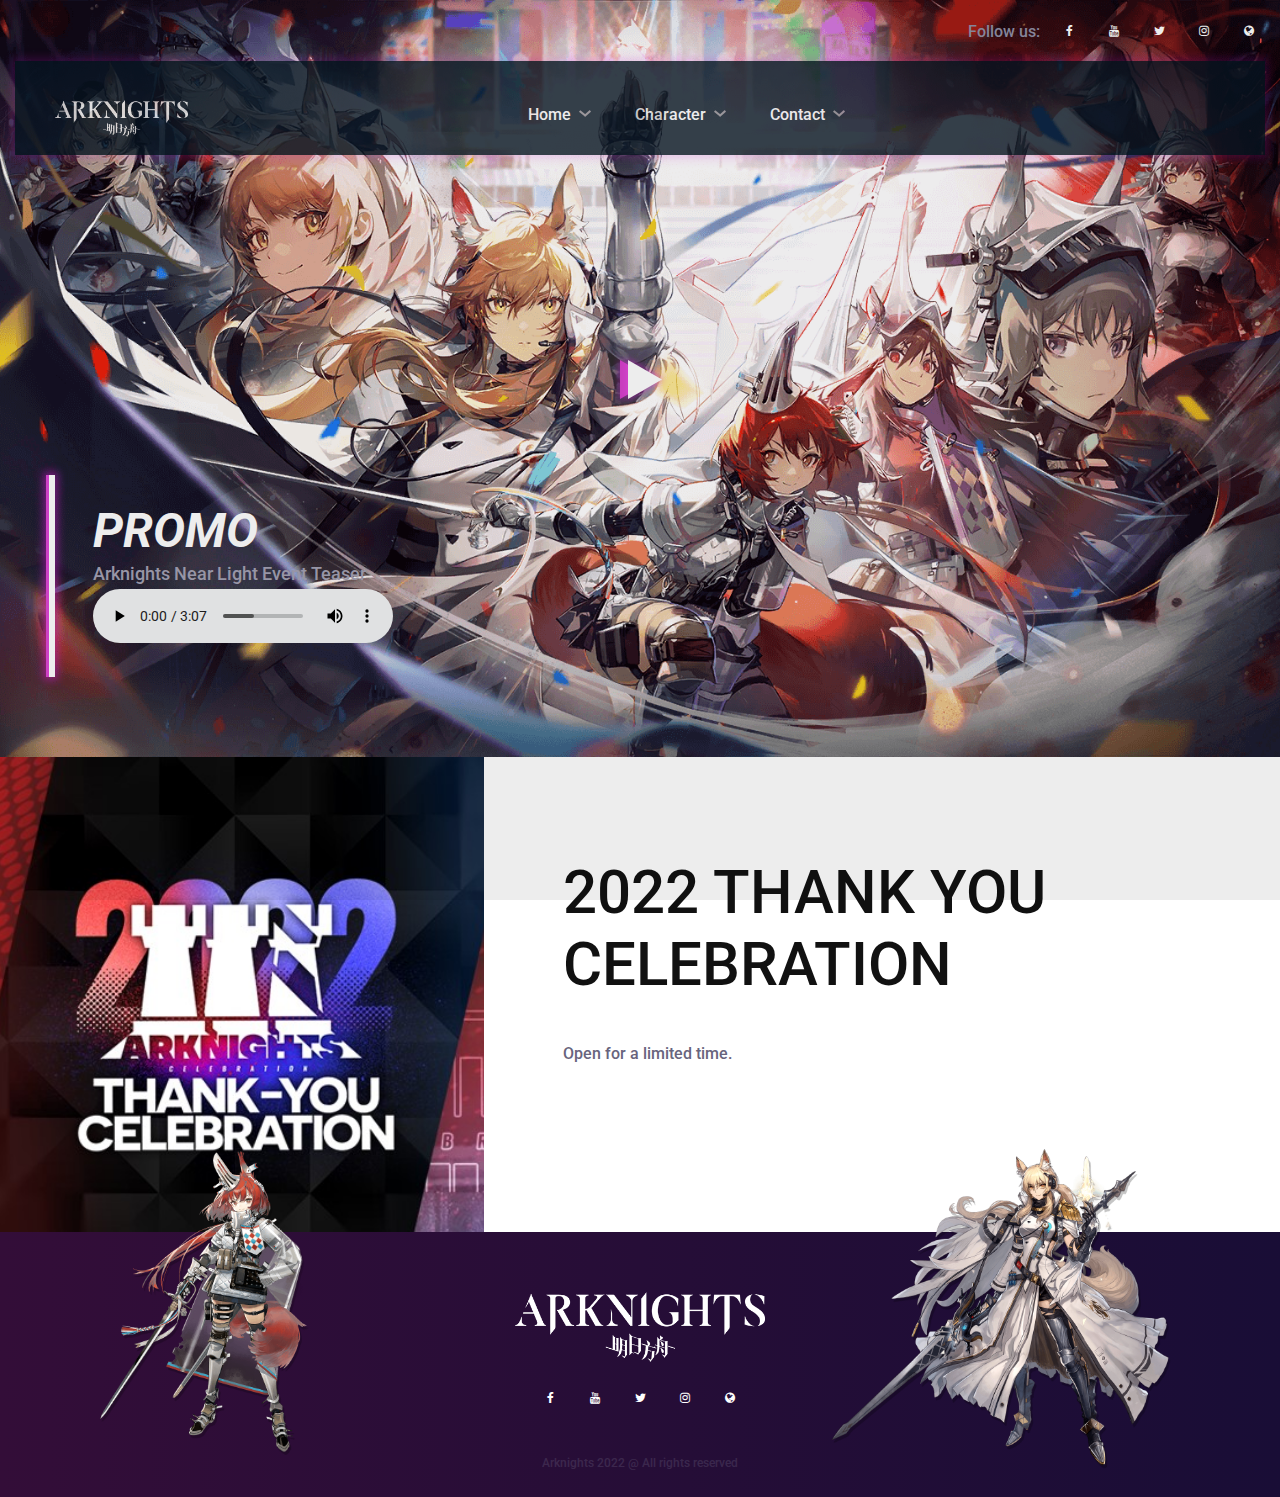
<file: index.html>
<!DOCTYPE html>
<html lang="zxx">
<head>
	<title>Arknights</title>
	<meta charset="UTF-8">
		<meta name="description" content="Arknights Website">
	<meta name="keywords" content="Arknights">
	<meta name="viewport" content="width=device-width, initial-scale=1.0">
	<!-- Favicon -->
	<link href="img/arknights-logo.png" rel="shortcut icon"/>

	<!-- test Font -->
	<link href="https://fonts.googleapis.com/css?family=Roboto:400,400i,500,500i,700,700i,900,900i" rel="stylesheet">


	<!-- Stylesheets -->
	<link rel="stylesheet" href="css/bootstrap.min.css"/>
	<link rel="stylesheet" href="css/font-awesome.min.css"/>
	<link rel="stylesheet" href="css/slicknav.min.css"/>
	<link rel="stylesheet" href="css/owl.carousel.min.css"/>
	<link rel="stylesheet" href="css/magnific-popup.css"/>
	<link rel="stylesheet" href="css/animate.css"/>

	<!-- Main Stylesheets -->
	<link rel="stylesheet" href="css/style.css"/>
</head>
<body>
	<!-- Page Preloder -->
	<div id="preloder">
		<div class="loader"></div>
	</div>

	<!-- Header section -->
	<header class="header-section">
		<div class="header-warp">
		<div class="header-social d-flex justify-content-end">
				<p>Follow us:</p>
					<a href="https://www.facebook.com/ArknightsGlobal"><i class="fa fa-facebook"></i></a>
					<a href="https://www.youtube.com/channel/UCR0J2NYGuC8epsa1O4DMmXQ"><i class="fa fa-youtube"></i></a>
					<a href="https://twitter.com/ArknightsEN"><i class="fa fa-twitter"></i></a>
					<a href="https://www.instagram.com/arknights_messenger_official"><i class="fa fa-instagram"></i></a>
					<a href="https://www.arknights.global/"><i class="fa fa-globe"></i></a>
			</div>
			<div class="header-bar-warp d-flex">
				<!-- site logo -->
				<a href="index.html" class="site-logo">
					<img src="./img/arknight.png" width="150" alt="">
				</a>
				<nav class="top-nav-area w-100">
					
					<!-- Menu -->
					<ul class="main-menu primary-menu">
						<li><a href="index.html">Home</a></li>
						<li><a href="character.html">Character</a></li>
						<li><a href="contact.html">Contact</a></li>
					</ul>
				</nav>
			</div>
		</div>
	</header>
	<!-- Header section end -->

	
	<!-- Intro section -->
	<section class="intro-video-section set-bg d-flex align-items-end " data-setbg="./img/arknights.jpg">
		<a href="https://www.youtube.com/watch?v=K47elku8YdI" class="video-play-btn video-popup"><img src="img/icons/solid-right-arrow.png" alt="#"></a>
		<div class="container">
			<div class="video-text">
				<h2>Promo </h2>
				<p>Arknights Near Light Event Teaser</p>
				<audio controls autoplay loop src="arknights.ogg"></audio>
			</div>
		</div>
	</section>
	<!-- Intro section end -->

<script>
	
</script>

	<!-- Featured section -->
	<section class="featured-section">
		<div class="featured-bg set-bg" data-setbg="img/Arknights-Near-Light-event.jpg"></div>
		<div class="featured-box">
			<div class="text-box">
				
				<h3>2022 THANK YOU CELEBRATION</h3>
				<p>Open for a limited time.</p>
				
			</div>
		</div>
	</section>
	<!-- Featured section end-->



	<!-- Footer section -->
	<footer class="footer-section">
		<div class="container">
			<div class="footer-left-pic">
				<img src="img/footer-left.png" height="350" alt="">
			</div>
			<div class="footer-right-pic">
				<img src="img/footer-right.png" height="350" alt="">
			</div>
			<a href="#" class="footer-logo">
				<img src="./img/arknight.png" width="250" alt="">
			</a>
		
			<div class="footer-social d-flex justify-content-center">
			
				<a href="https://www.facebook.com/ArknightsGlobal"><i class="fa fa-facebook"></i></a>
					<a href="https://www.youtube.com/channel/UCR0J2NYGuC8epsa1O4DMmXQ"><i class="fa fa-youtube"></i></a>
					<a href="https://twitter.com/ArknightsEN"><i class="fa fa-twitter"></i></a>
					<a href="https://www.instagram.com/arknights_messenger_official"><i class="fa fa-instagram"></i></a>
					<a href="https://www.arknights.global/"><i class="fa fa-globe"></i></a>
				
			</div>
			<div class="copyright"><a href="">Arknights</a> 2022 @ All rights reserved</div>
		</div>
	</footer>
	<!-- Footer section end -->


	<!--====== Javascripts & Jquery ======-->
	<script src="js/jquery-3.2.1.min.js"></script>
	<script src="js/bootstrap.min.js"></script>
	<script src="js/jquery.slicknav.min.js"></script>
	<script src="js/owl.carousel.min.js"></script>
	<script src="js/jquery.sticky-sidebar.min.js"></script>
	<script src="js/jquery.magnific-popup.min.js"></script>
	<script src="js/main.js"></script>

	</body>
</html>
</file>
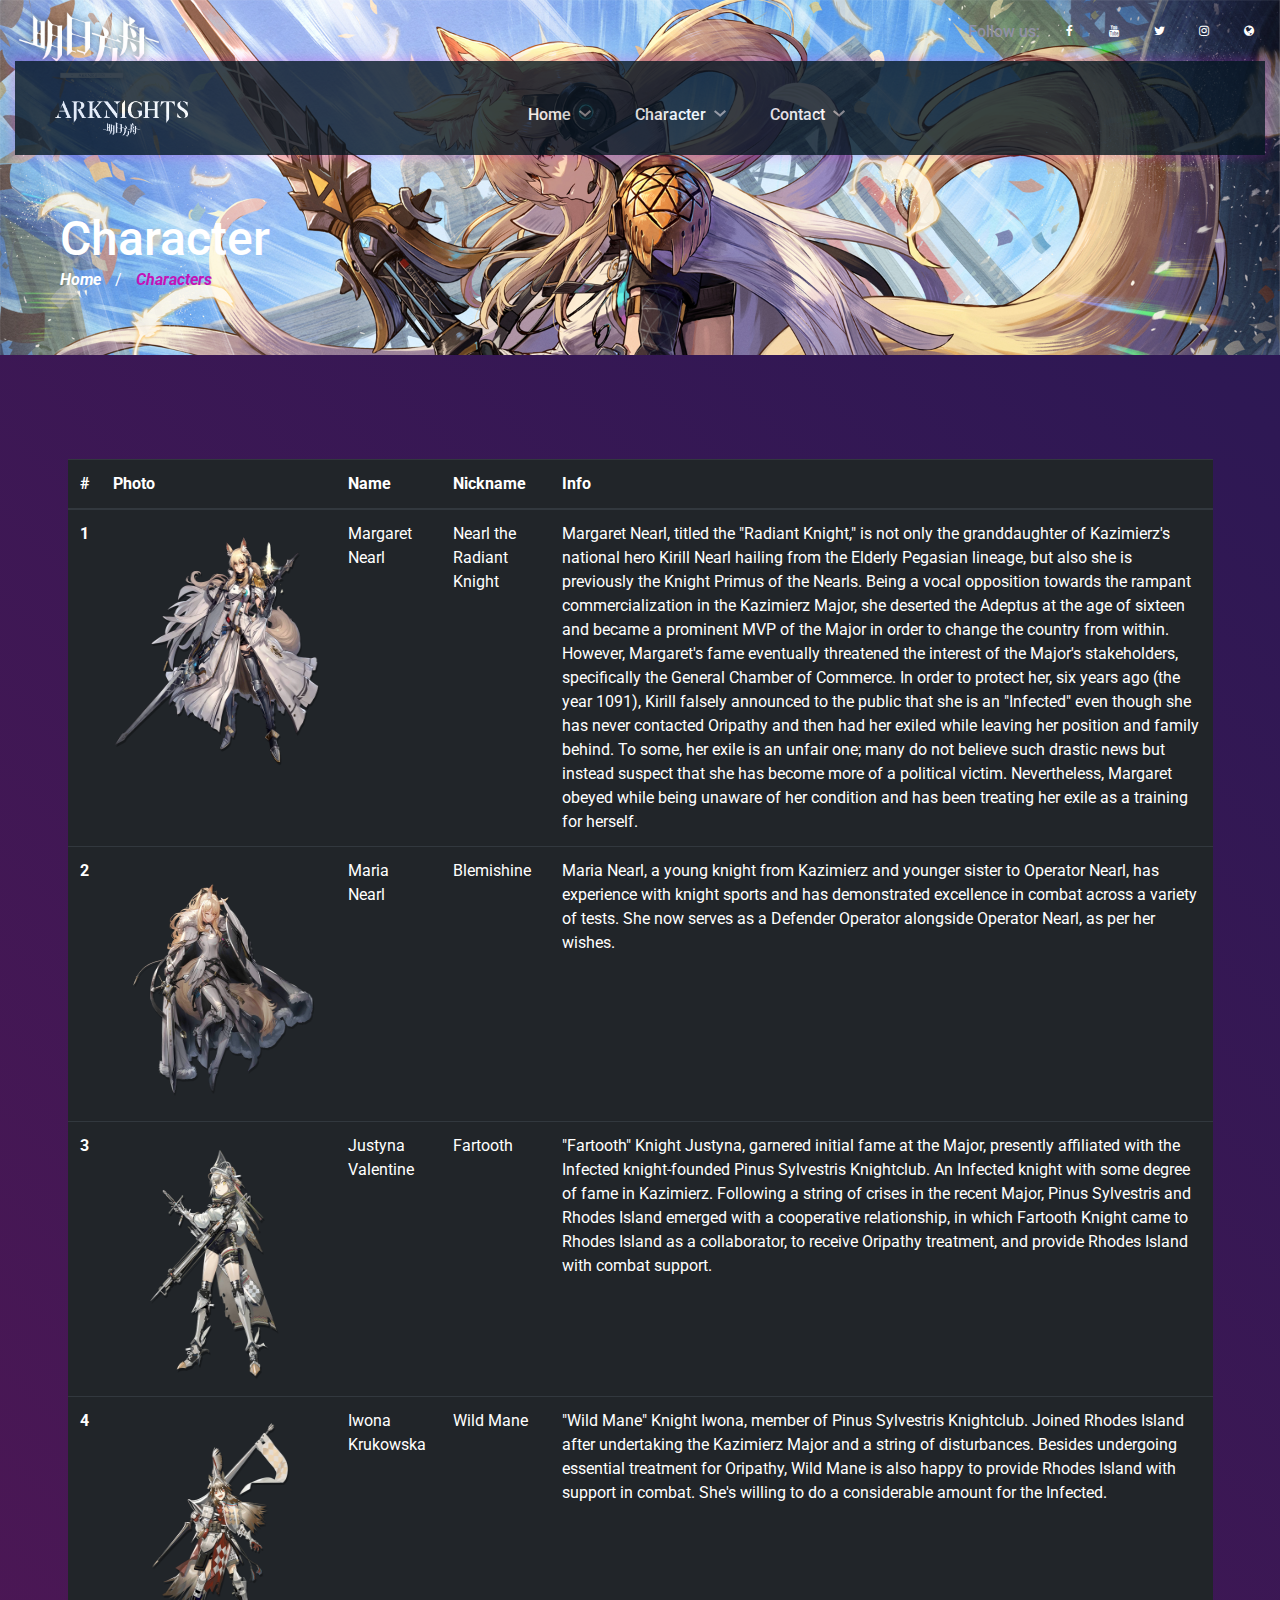
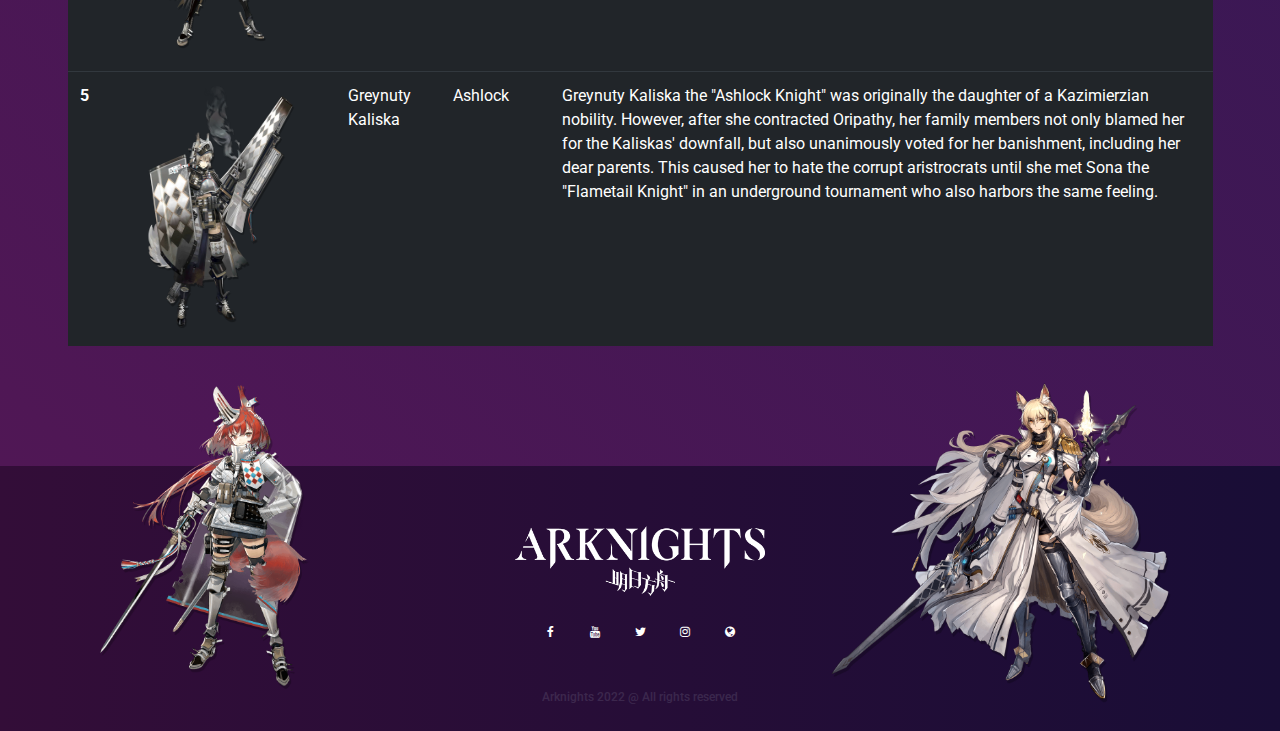
<file: character.html>
<!DOCTYPE html>
<html lang="zxx">
	<head>
		<title>Arknights</title>
		<meta charset="UTF-8">
		<meta name="viewport" content="width=device-width, initial-scale=1.0">
		<!-- Favicon -->
		<link href="img/arknights-logo.png" rel="shortcut icon"/>
		
		<!-- Google Font -->
		<link href="https://fonts.googleapis.com/css?family=Roboto:400,400i,500,500i,700,700i,900,900i" rel="stylesheet">
		
		
		<!-- Stylesheets -->
		<link rel="stylesheet" href="css/bootstrap.min.css"/>
		<link rel="stylesheet" href="css/font-awesome.min.css"/>
		<link rel="stylesheet" href="css/slicknav.min.css"/>
		<link rel="stylesheet" href="css/owl.carousel.min.css"/>
		<link rel="stylesheet" href="css/magnific-popup.css"/>
		<link rel="stylesheet" href="css/animate.css"/>
		
		<!-- Main Stylesheets -->
		<link rel="stylesheet" href="css/style.css"/>
	</head>
	<body>
		<!-- Page Preloder -->
		<div id="preloder">
			<div class="loader"></div>
		</div>
		
		<!-- Header section -->
		<header class="header-section">
			<div class="header-warp">
				<div class="header-social d-flex justify-content-end">
					<p>Follow us:</p>
						<a href="https://www.facebook.com/ArknightsGlobal"><i class="fa fa-facebook"></i></a>
					<a href="https://www.youtube.com/channel/UCR0J2NYGuC8epsa1O4DMmXQ"><i class="fa fa-youtube"></i></a>
					<a href="https://twitter.com/ArknightsEN"><i class="fa fa-twitter"></i></a>
					<a href="https://www.instagram.com/arknights_messenger_official"><i class="fa fa-instagram"></i></a>
					<a href="https://www.arknights.global/"><i class="fa fa-globe"></i></a>
				</div>
				<div class="header-bar-warp d-flex">
					<!-- site logo -->
					<a href="index.html" class="site-logo">
						<img src="./img/arknight.png" width="150" alt="">
					</a>
					<nav class="top-nav-area w-100">
						
						<!-- Menu -->
						<ul class="main-menu primary-menu">
							<li><a href="index.html">Home</a></li>
							<li><a href="character.html">Character</a></li>
							<li><a href="contact.html">Contact</a></li>
						</ul>
					</nav>
				</div>
			</div>
		</header>
		<!-- Header section end -->
		
		<audio autoplay loop src="arknights.ogg"></audio>
		<!-- Page top section -->
		<section class="page-top-section set-bg" data-setbg="img/page-top-bg/1.jpg">
			<div class="page-info">
				<h2>Character</h2>
				<div class="site-breadcrumb">
					<a href="index.html">Home</a>  /
					<span>Characters</span>
				</div>
			</div>
		</section>
		<!-- Page top end-->
		
		
		<!-- Character section -->
		<section class="review-section">
			
			
			<div class="container">
				
				<table class="table table-dark">
					<thead>
						<tr>
							<th scope="col">#</th>
							<th scope="col">Photo</th>
							<th scope="col">Name</th>
							<th scope="col">Nickname</th>
							<th scope="col">Info</th>
						</tr>
					</thead>
					<tbody>
						<tr>
							<th scope="row">1</th>
							<td><img src="img/character/1.jpg" width="2500" height="250"></td>
							<td>Margaret Nearl</td>
							<td>Nearl the Radiant Knight</td>
							<td>Margaret Nearl, titled the "Radiant Knight," is not only the granddaughter of Kazimierz's national hero Kirill Nearl hailing from the Elderly Pegasian lineage, but also she is previously the Knight Primus of the Nearls. Being a vocal opposition towards the rampant commercialization in the Kazimierz Major, she deserted the Adeptus at the age of sixteen and became a prominent MVP of the Major in order to change the country from within. However, Margaret's fame eventually threatened the interest of the Major's stakeholders, specifically the General Chamber of Commerce. In order to protect her, six years ago (the year 1091), Kirill falsely announced to the public that she is an "Infected" even though she has never contacted Oripathy and then had her exiled while leaving her position and family behind. To some, her exile is an unfair one; many do not believe such drastic news but instead suspect that she has become more of a political victim. Nevertheless, Margaret obeyed while being unaware of her condition and has been treating her exile as a training for herself.</td>
						</tr>
						<tr>
							<th scope="row">2</th>
							<td><img src="img/character/2.jpg" width="2500" height="250" ></td>
							<td>Maria Nearl</td>
							<td>Blemishine</td>
							<td> Maria Nearl, a young knight from Kazimierz and younger sister to Operator Nearl, has experience with knight sports and has demonstrated excellence in combat across a variety of tests. She now serves as a Defender Operator alongside Operator Nearl, as per her wishes.</td>
						</tr>
						<tr>
							<th scope="row">3</th>
							<td><img src="img/character/3.jpg" width="2500" height="250" ></td>
							<td>Justyna Valentine</td>
							<td>Fartooth</td>
							<td>"Fartooth" Knight Justyna, garnered initial fame at the Major, presently affiliated with the Infected knight-founded Pinus Sylvestris Knightclub. An Infected knight with some degree of fame in Kazimierz. Following a string of crises in the recent Major, Pinus Sylvestris and Rhodes Island emerged with a cooperative relationship, in which Fartooth Knight came to Rhodes Island as a collaborator, to receive Oripathy treatment, and provide Rhodes Island with combat support.</td>
						</tr>
						<tr>
							<th scope="row">4</th>
							<td><img src="img/character/4.png" width="2500" height="250" ></td>
							<td>Iwona Krukowska</td>
							<td>Wild Mane</td>
							<td>"Wild Mane" Knight Iwona, member of Pinus Sylvestris Knightclub. Joined Rhodes Island after undertaking the Kazimierz Major and a string of disturbances. Besides undergoing essential treatment for Oripathy, Wild Mane is also happy to provide Rhodes Island with support in combat. She's willing to do a considerable amount for the Infected.</td>
						</tr>
						<tr>
							<th scope="row">5</th>
							<td><img src="img/character/5.png" width="2500" height="250" ></td>
							<td>Greynuty Kaliska</td>
							<td>Ashlock</td>
							<td>Greynuty Kaliska the "Ashlock Knight" was originally the daughter of a Kazimierzian nobility. However, after she contracted Oripathy, her family members not only blamed her for the Kaliskas' downfall, but also unanimously voted for her banishment, including her dear parents. This caused her to hate the corrupt aristrocrats until she met Sona the "Flametail Knight" in an underground tournament who also harbors the same feeling.</td>
						</tr>
						</tbody>
					</table>
				
					
				</div>
			</section>
			<!-- Character section end-->
			
			
			<!-- Footer section -->
			<footer class="footer-section">
				<div class="container">
					<div class="footer-left-pic">
						<img src="img/footer-left.png" height="350" alt="">
					</div>
					<div class="footer-right-pic">
						<img src="img/footer-right.png" height="350" alt="">
					</div>
					<a href="#" class="footer-logo">
						<img src="./img/arknight.png" width="250" alt="">
					</a>
					
					<div class="footer-social d-flex justify-content-center">
						
						<a href="https://www.facebook.com/ArknightsGlobal"><i class="fa fa-facebook"></i></a>
					<a href="https://www.youtube.com/channel/UCR0J2NYGuC8epsa1O4DMmXQ"><i class="fa fa-youtube"></i></a>
					<a href="https://twitter.com/ArknightsEN"><i class="fa fa-twitter"></i></a>
					<a href="https://www.instagram.com/arknights_messenger_official"><i class="fa fa-instagram"></i></a>
					<a href="https://www.arknights.global/"><i class="fa fa-globe"></i></a>
					
					</div>
					<div class="copyright"><a href="">Arknights</a> 2022 @ All rights reserved</div>
			</div>
		</footer>
		<!-- Footer section end -->
		
		
		<!--====== Javascripts & Jquery ======-->
		<script src="js/jquery-3.2.1.min.js"></script>
		<script src="js/bootstrap.min.js"></script>
		<script src="js/jquery.slicknav.min.js"></script>
		<script src="js/owl.carousel.min.js"></script>
		<script src="js/jquery.sticky-sidebar.min.js"></script>
		<script src="js/jquery.magnific-popup.min.js"></script>
		<script src="js/main.js"></script>
		
	</body>
</html>
</file>
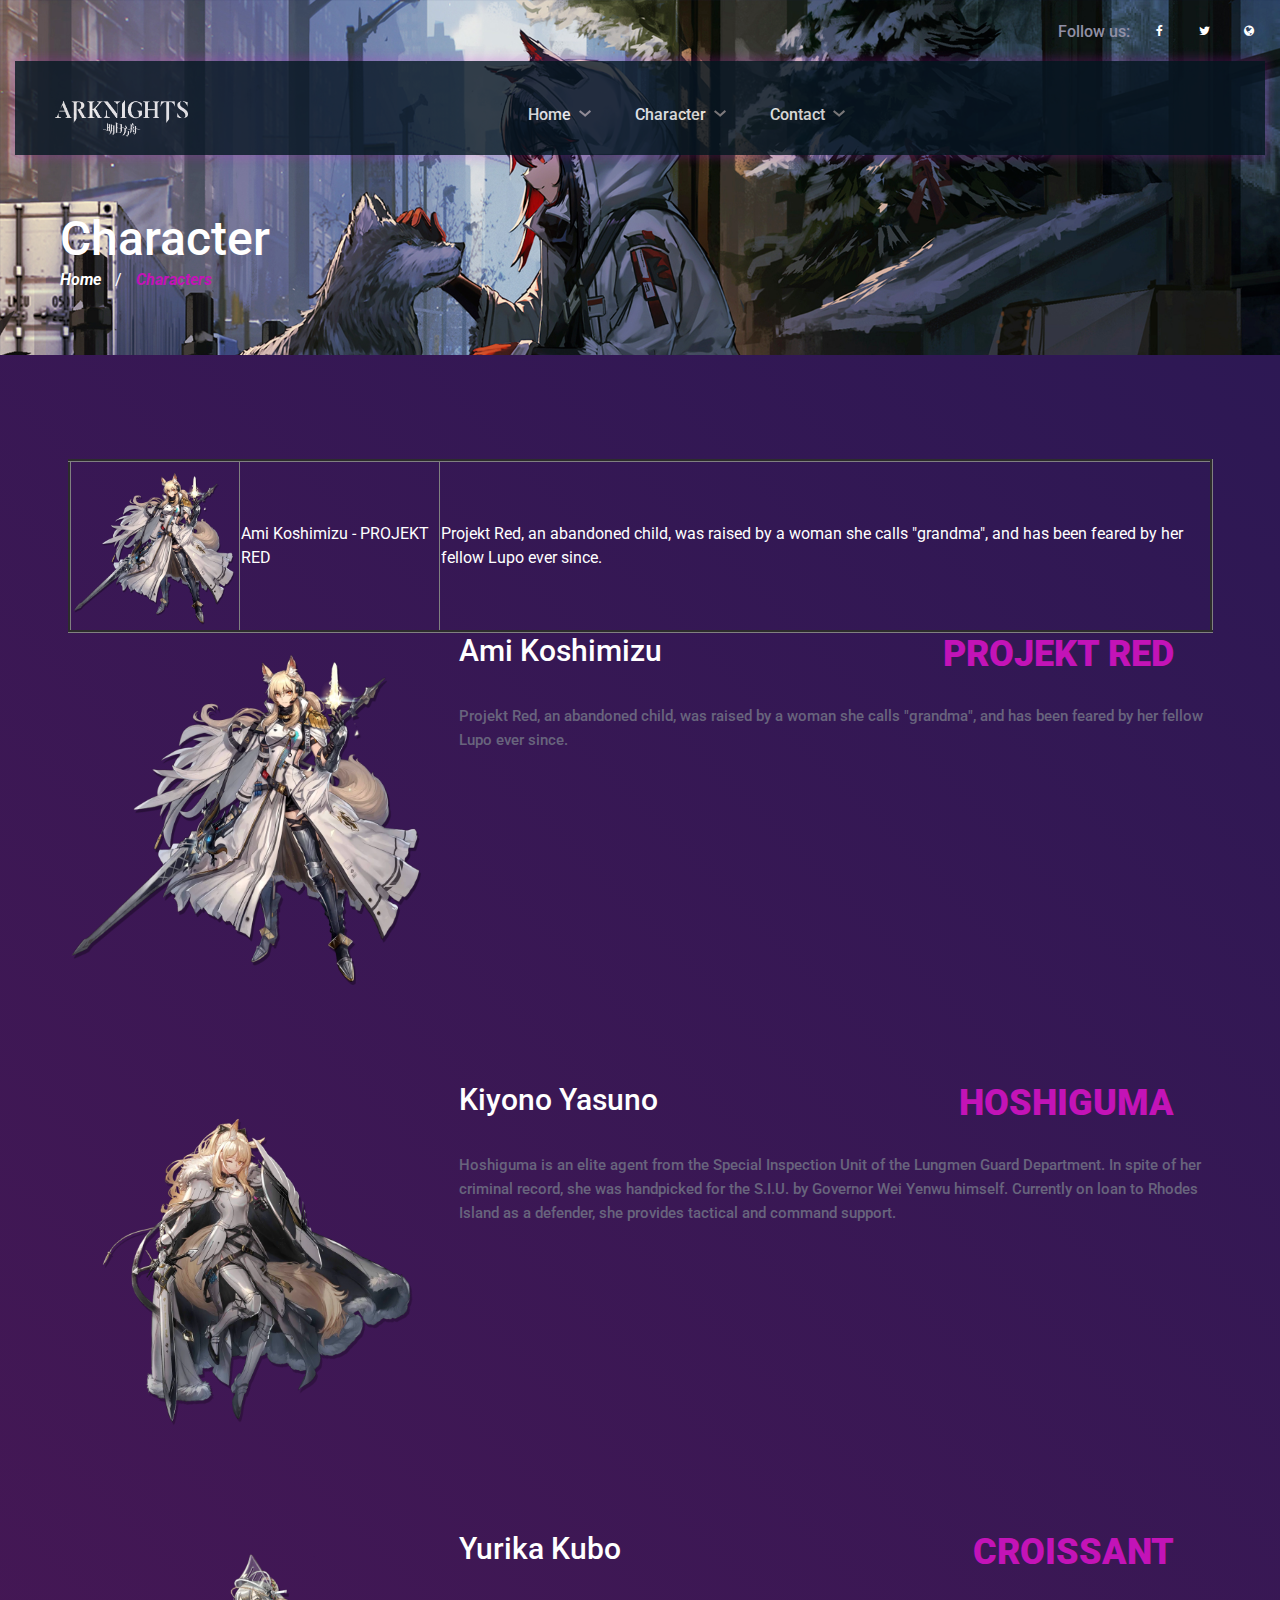
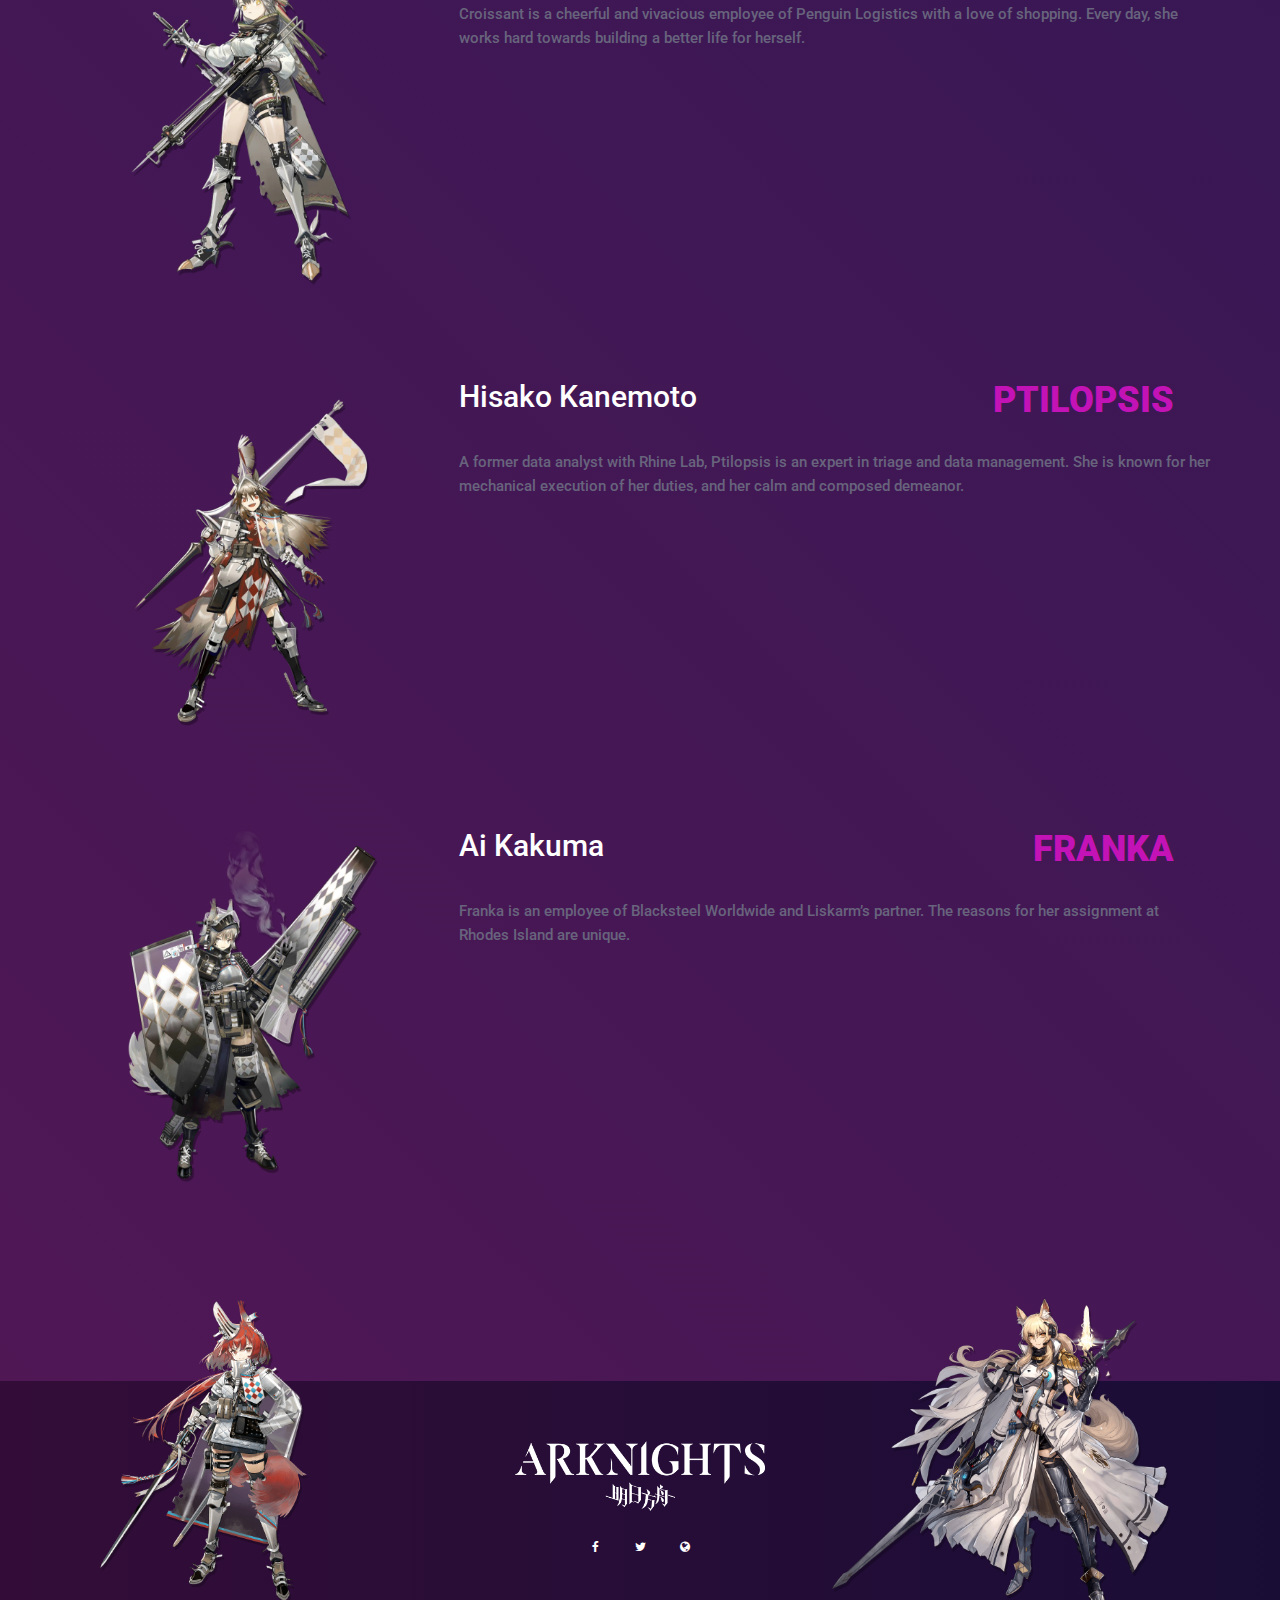
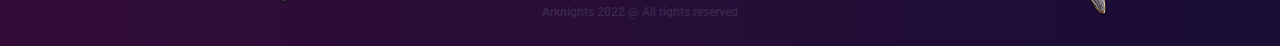
<file: character2.html>
<!DOCTYPE html>
<html lang="zxx">
<head>
	<title>Arknights</title>
	<meta charset="UTF-8">
	<meta name="viewport" content="width=device-width, initial-scale=1.0">
	<!-- Favicon -->
	<link href="img/arknights-logo.png" rel="shortcut icon"/>

	<!-- Google Font -->
	<link href="https://fonts.googleapis.com/css?family=Roboto:400,400i,500,500i,700,700i,900,900i" rel="stylesheet">


	<!-- Stylesheets -->
	<link rel="stylesheet" href="css/bootstrap.min.css"/>
	<link rel="stylesheet" href="css/font-awesome.min.css"/>
	<link rel="stylesheet" href="css/slicknav.min.css"/>
	<link rel="stylesheet" href="css/owl.carousel.min.css"/>
	<link rel="stylesheet" href="css/magnific-popup.css"/>
	<link rel="stylesheet" href="css/animate.css"/>

	<!-- Main Stylesheets -->
	<link rel="stylesheet" href="css/style.css"/>
</head>
<body>
	<!-- Page Preloder -->
	<div id="preloder">
		<div class="loader"></div>
	</div>

	<!-- Header section -->
	<header class="header-section">
		<div class="header-warp">
		<div class="header-social d-flex justify-content-end">
				<p>Follow us:</p>
				<a href="https://www.facebook.com/ArknightsGlobal"><i class="fa fa-facebook"></i></a>
				<a href="https://twitter.com/ArknightsEN"><i class="fa fa-twitter"></i></a>
				<a href="https://www.arknights.global/"><i class="fa fa-globe"></i></a>
			</div>
			<div class="header-bar-warp d-flex">
				<!-- site logo -->
				<a href="index.html" class="site-logo">
					<img src="./img/arknight.png" width="150" alt="">
				</a>
				<nav class="top-nav-area w-100">
					
					<!-- Menu -->
					<ul class="main-menu primary-menu">
						<li><a href="index.html">Home</a></li>
						<li><a href="character.html">Character</a></li>
						<li><a href="contact.html">Contact</a></li>
					</ul>
				</nav>
			</div>
		</div>
	</header>
	<!-- Header section end -->


	<!-- Page top section -->
	<section class="page-top-section set-bg" data-setbg="img/page-top-bg/1.png">
		<div class="page-info">
			<h2>Character</h2>
			<div class="site-breadcrumb">
				<a href="">Home</a>  /
				<span>Characters</span>
			</div>
		</div>
	</section>
	<!-- Page top end-->


	<!-- Review section -->
	<section class="review-section">
	
	
		<div class="container">
		
		
		<table border="3" style="color:white;">
		
		<td><img src="img/character/1.jpg" width="200" alt=""></td>
		<td>Ami Koshimizu - PROJEKT RED</td>
		<td>Projekt Red, an abandoned child, was raised by a woman she calls "grandma", and has been feared by her fellow Lupo ever since.</td>
		</table>
				<div class="review-item">
				<div class="row">
					<div class="col-lg-4">
						<div class="review-pic">
							<img src="img/character/1.jpg" alt="">
						</div>
					</div>
					<div class="col-lg-8">
						<div class="review-content text-box text-white">
							<div class="rating">
								<h5><span>PROJEKT RED</span></h5>
							</div>
							<h3>Ami Koshimizu</h3>
							<p> Projekt Red, an abandoned child, was raised by a woman she calls "grandma", and has been feared by her fellow Lupo ever since.</p>
						</div>
					</div>
				</div>
			</div>
			<div class="review-item">
				<div class="row">
					<div class="col-lg-4">
						<div class="review-pic">
							<img src="img/character/2.jpg" alt="">
						</div>
					</div>
					<div class="col-lg-8">
						<div class="review-content text-box text-white">
							<div class="rating">
								<h5><span>HOSHIGUMA</span></h5>
							</div>
							<h3>Kiyono Yasuno</h3>
							<p>Hoshiguma is an elite agent from the Special Inspection Unit of the Lungmen Guard Department. In spite of her criminal record, she was handpicked for the S.I.U. by Governor Wei Yenwu himself. Currently on loan to Rhodes Island as a defender, she provides tactical and command support.</p>
						</div>
					</div>
				</div>
			</div>
			<div class="review-item">
				<div class="row">
					<div class="col-lg-4">
						<div class="review-pic">
							<img src="img/character/3.jpg" alt="">
						</div>
					</div>
					<div class="col-lg-8">
						<div class="review-content text-box text-white">
							<div class="rating">
								<h5><span>CROISSANT</span></h5>
							</div>
							<h3>Yurika Kubo</h3>
							<p>Croissant is a cheerful and vivacious employee of Penguin Logistics with a love of shopping. Every day, she works hard towards building a better life for herself.</p>
						</div>
					</div>
				</div>
			</div>
			<div class="review-item">
				<div class="row">
					<div class="col-lg-4">
						<div class="review-pic">
							<img src="img/character/4.png" alt="">
						</div>
					</div>
					<div class="col-lg-8">
						<div class="review-content text-box text-white">
							<div class="rating">
								<h5><span>PTILOPSIS</span></h5>
							</div>
							<h3>Hisako Kanemoto</h3>
							<p>A former data analyst with Rhine Lab, Ptilopsis is an expert in triage and data management. She is known for her mechanical execution of her duties, and her calm and composed demeanor.</p>
						</div>
					</div>
				</div>
			</div>
			<div class="review-item">
				<div class="row">
					<div class="col-lg-4">
						<div class="review-pic">
							<img src="img/character/5.png" alt="">
						</div>
					</div>
					<div class="col-lg-8">
						<div class="review-content text-box text-white">
							<div class="rating">
								<h5><span>FRANKA</span></h5>
							</div>
							<h3>Ai Kakuma</h3>
							<p>Franka is an employee of Blacksteel Worldwide and Liskarm’s partner. The reasons for her assignment at Rhodes Island are unique.</p>
						</div>
					</div>
				</div>
			</div>
			
		</div>
	</section>
	<!-- Review section end-->


	


<!-- Footer section -->
	<footer class="footer-section">
		<div class="container">
			<div class="footer-left-pic">
				<img src="img/footer-left.png" height="350" alt="">
			</div>
			<div class="footer-right-pic">
				<img src="img/footer-right.png" height="350" alt="">
			</div>
			<a href="#" class="footer-logo">
				<img src="./img/arknight.png" width="250" alt="">
			</a>
		
			<div class="footer-social d-flex justify-content-center">
			
				<a href="https://www.facebook.com/ArknightsGlobal"><i class="fa fa-facebook"></i></a>
				<a href="https://twitter.com/ArknightsEN"><i class="fa fa-twitter"></i></a>
				<a href="https://www.arknights.global/"><i class="fa fa-globe"></i></a>
				
			</div>
			<div class="copyright"><a href="">Arknights</a> 2022 @ All rights reserved</div>
		</div>
	</footer>
	<!-- Footer section end -->


	<!--====== Javascripts & Jquery ======-->
	<script src="js/jquery-3.2.1.min.js"></script>
	<script src="js/bootstrap.min.js"></script>
	<script src="js/jquery.slicknav.min.js"></script>
	<script src="js/owl.carousel.min.js"></script>
	<script src="js/jquery.sticky-sidebar.min.js"></script>
	<script src="js/jquery.magnific-popup.min.js"></script>
	<script src="js/main.js"></script>

	</body>
</html>
</file>
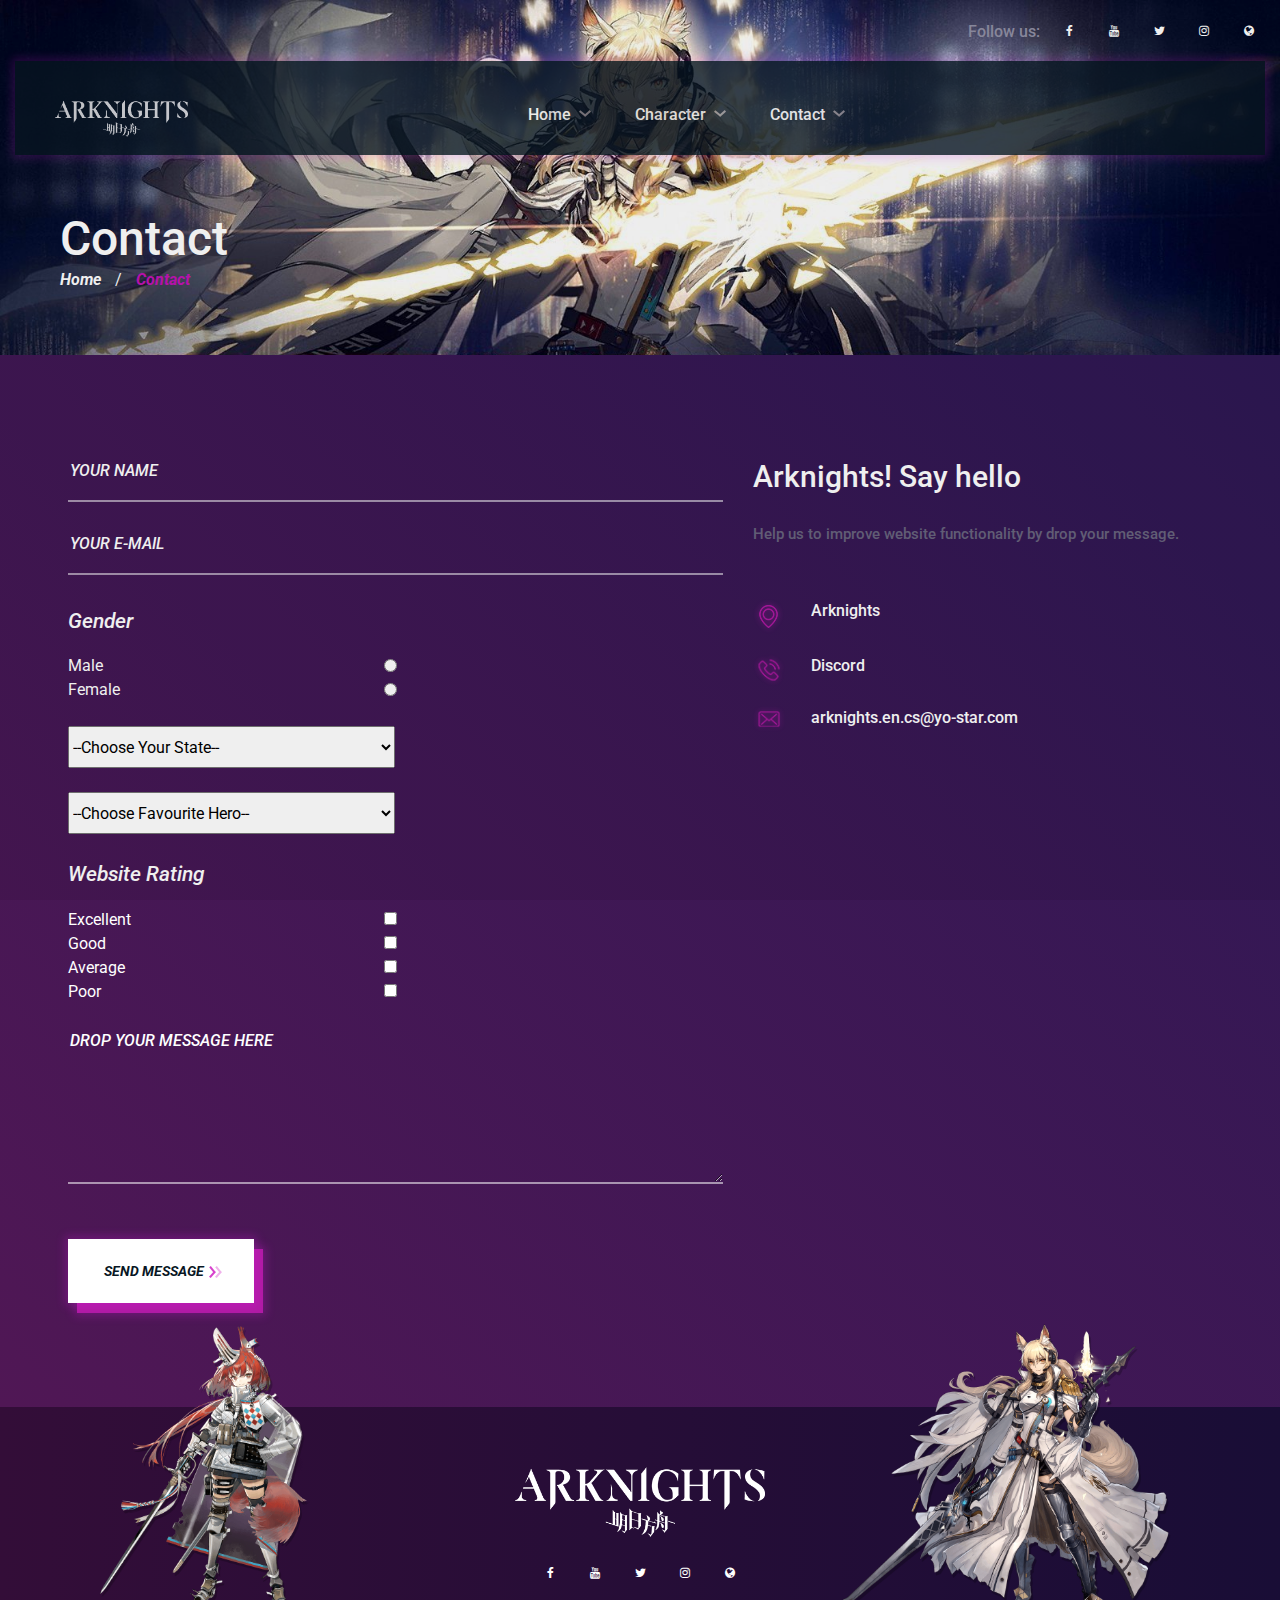
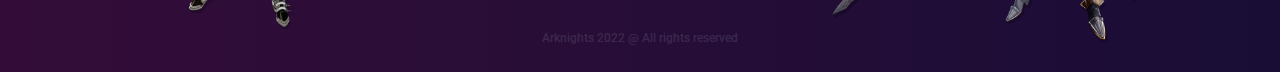
<file: contact.html>
<!DOCTYPE html>
<html lang="zxx">
	<head>
		<title>Arknights</title>
		<meta charset="UTF-8">
		<meta name="viewport" content="width=device-width, initial-scale=1.0">
		<!-- Favicon -->
		<link href="img/arknights-logo.png" rel="shortcut icon"/>
		
		<!-- Google Font -->
		<link href="https://fonts.googleapis.com/css?family=Roboto:400,400i,500,500i,700,700i,900,900i" rel="stylesheet">
		
		
		<!-- Stylesheets -->
		<link rel="stylesheet" href="css/bootstrap.min.css"/>
		<link rel="stylesheet" href="css/font-awesome.min.css"/>
		<link rel="stylesheet" href="css/slicknav.min.css"/>
		<link rel="stylesheet" href="css/owl.carousel.min.css"/>
		<link rel="stylesheet" href="css/magnific-popup.css"/>
		<link rel="stylesheet" href="css/animate.css"/>
		
		<!-- Main Stylesheets -->
		<link rel="stylesheet" href="css/style.css"/>
	</head>
	<body>
		<!-- Page Preloder -->
		<div id="preloder">
			<div class="loader"></div>
		</div>
		
		<!-- Header section -->
		<header class="header-section">
			<div class="header-warp">
				<div class="header-social d-flex justify-content-end">
					<p>Follow us:</p>
					<a href="https://www.facebook.com/ArknightsGlobal"><i class="fa fa-facebook"></i></a>
					<a href="https://www.youtube.com/channel/UCR0J2NYGuC8epsa1O4DMmXQ"><i class="fa fa-youtube"></i></a>
					<a href="https://twitter.com/ArknightsEN"><i class="fa fa-twitter"></i></a>
					<a href="https://www.instagram.com/arknights_messenger_official"><i class="fa fa-instagram"></i></a>
					<a href="https://www.arknights.global/"><i class="fa fa-globe"></i></a>
				</div>
				<div class="header-bar-warp d-flex">
					<!-- site logo -->
					<a href="index.html" class="site-logo">
						<img src="./img/arknight.png" width="150" alt="">
					</a>
					<nav class="top-nav-area w-100">
						
						<!-- Menu -->
						<ul class="main-menu primary-menu">
							<li><a href="index.html">Home</a></li>
							<li><a href="character.html">Character</a></li>
							<li><a href="contact.html">Contact</a></li>
						</ul>
					</nav>
				</div>
			</div>
		</header>
		<!-- Header section end -->
		<audio autoplay loop src="arknights.ogg"></audio>
		
		<!-- Page top section -->
		<section class="page-top-section set-bg" data-setbg="img/page-top-bg/2.jpg">
			<div class="page-info">
				<h2>Contact</h2>
				<div class="site-breadcrumb">
					<a href="index.html">Home</a>  /
					<span>Contact</span>
				</div>
			</div>
		</section>
		<!-- Page top end-->
		
		
		<!-- Contact page -->
		<section class="contact-page">
			<div class="container">
				
				<div class="row">
					<div class="col-lg-7 order-2 order-lg-1">
						<form class="contact-form">
							<input type="text" placeholder="Your name">
							<input type="email" placeholder="Your e-mail">
							<div>
								<p  style="color:white;font-size:130%;"><i>Gender</i></p>
								<input class="form-check-input" type="radio" name="gender" id="gender" value="Male">
								<label class="form-check-label" for="gender" style="color:white;">
									Male
								</label>
							</div>
							<div>
								<input class="form-check-input" type="radio" name="gender" id="gender" value="Female">
								<label class="form-check-label" for="gender" style="color:white;">
									Female
								</label>
							</div>
							<br>
							<style>
								select
								{
								width:  50%;
								height: 42px;
								}
							</style>
							<select >
								<option select readonly value="">--Choose Your State--</option>
								<option value="">Johor</option>
								<option value="">Kedah</option>
								<option value="">Kelantan</option>
								<option value="">Melaka</option>
								<option value="">Negeri Sembilan</option>
								<option value="">Pahang</option>
								<option value="">Penang</option>
								<option value="">Perak</option>
								<option value="">Perlis</option>
								<option value="">Sabah</option>
								<option value="">Sarawak</option>
								<option value="">Selangor</option>
								<option value="">Terengganu</option>
								<option value="">Kuala Lumpur</option>
								<option value="">Labuan</option>
								<option value="">Putrajaya</option>
							</select><br>
							<br>
							<select >
								<option select readonly value="">--Choose Favourite Hero--</option>
								<option value="">NEARL THE RADIANT KNIGHT</option>
								<option value="">BLEMISSHINE</option>
								<option value="">FARTOOTH</</option>
								<option value="">WILD MANE</option>
								<option value="">ASHLOCK</option>
							</select><br>
							<br>
							<div>
								<p  style="color:white;font-size:130%;"><i>Website Rating</i></p>
								<input class="form-check-input" type="checkbox" value="" id="website_rating" value="excellent">
								<label class="form-check-label" for="website_rating" style="color:white;">
									Excellent
								</label>
							</div>
						<div >
						<input class="form-check-input" type="checkbox" value="" id="website_rating" value="good">
						<label class="form-check-label" for="website_rating" style="color:white;">
						Good
						</label>
						</div>
						<div >
						<input class="form-check-input" type="checkbox" value="" id="website_rating" value="average">
						<label class="form-check-label" for="website_rating" style="color:white;">
						Average
						</label>
						</div>
						<div >
						<input class="form-check-input" type="checkbox" value="" id="website_rating" value="poor">
						<label class="form-check-label" for="website_rating" style="color:white;">
						Poor
						</label>
						</div>
						<br>
						
						<textarea placeholder="Drop your message here"></textarea>
						<button class="site-btn">Send message<img src="img/icons/double-arrow.png" alt="#"/></button>
						</form>
						</div>
						<div class="col-lg-5 order-1 order-lg-2 contact-text text-white">
						<h3>Arknights! Say hello</h3>
						<p>Help us to improve website functionality by drop your message.</p>
						<div class="cont-info">
						<div class="ci-icon"><img src="img/icons/location.png" alt=""></div>
						<div class="ci-text">Arknights</div>
						</div>
						<div class="cont-info">
						<div class="ci-icon"><img src="img/icons/phone.png" alt=""></div>
						<div class="ci-text"><a href="http://discord.gg/arknights">Discord</a></div>
						</div>
						<div class="cont-info">
						<div class="ci-icon"><img src="img/icons/mail.png" alt=""></div>
						<div class="ci-text">arknights.en.cs@yo-star.com</div>
						</div>
						</div>
						</div>
						</div>
						</section>
						<!-- Contact page end-->
						
						
						<!-- Footer section -->
						<footer class="footer-section">
						<div class="container">
						<div class="footer-left-pic">
						<img src="img/footer-left.png" height="350" alt="">
						</div>
						<div class="footer-right-pic">
						<img src="img/footer-right.png" height="350" alt="">
						</div>
						<a href="#" class="footer-logo">
						<img src="./img/arknight.png" width="250" alt="">
						</a>
						
						<div class="footer-social d-flex justify-content-center">
						
						<a href="https://www.facebook.com/ArknightsGlobal"><i class="fa fa-facebook"></i></a>
						<a href="https://www.youtube.com/channel/UCR0J2NYGuC8epsa1O4DMmXQ"><i class="fa fa-youtube"></i></a>
						<a href="https://twitter.com/ArknightsEN"><i class="fa fa-twitter"></i></a>
						<a href="https://www.instagram.com/arknights_messenger_official"><i class="fa fa-instagram"></i></a>
						<a href="https://www.arknights.global/"><i class="fa fa-globe"></i></a>
						
						</div>
						<div class="copyright"><a href="">Arknights</a> 2022 @ All rights reserved</div>
						</div>
						</footer>
						<!-- Footer section end -->
						
						<!--====== Javascripts & Jquery ======-->
						<script src="js/jquery-3.2.1.min.js"></script>
						<script src="js/bootstrap.min.js"></script>
						<script src="js/jquery.slicknav.min.js"></script>
						<script src="js/owl.carousel.min.js"></script>
						<script src="js/jquery.sticky-sidebar.min.js"></script>
						<script src="js/jquery.magnific-popup.min.js"></script>
						<script src="js/main.js"></script>
						
						</body>
						</html>
</file>
<file: css/style.css>
/* =================================
------------------------------------
  EndGam - Gaming Magazine Template
  Version: 1.0
 ------------------------------------
 ====================================*/



/*----------------------------------------*/
/* Template default CSS
/*----------------------------------------*/

html,
body {
	height: 100%;
	font-family: 'Roboto', sans-serif;
	-webkit-font-smoothing: antialiased;
	font-smoothing: antialiased;
}

h1,
h2,
h3,
h4,
h5,
h6 {
	margin: 0;
	color: #111111;
	font-weight: 500;
}

h1 {
	font-size: 70px;
}

h2 {
	font-size: 36px;
}

h3 {
	font-size: 30px;
}

h4 {
	font-size: 24px;
}

h5 {
	font-size: 18px;
}

h6 {
	font-size: 16px;
}

p {
	font-size: 15px;
	color: #585858;
	line-height: 1.6;
	font-weight: 500;
}

img {
	max-width: 100%;
}

input:focus,
select:focus,
button:focus,
textarea:focus {
	outline: none;
}

a:hover,
a:focus {
	text-decoration: none;
	outline: none;
}

ul,
ol {
	padding: 0;
	margin: 0;
}

::-webkit-input-placeholder {
	color: #fff;
	font-style: italic;
	text-transform: uppercase;
}

:-ms-input-placeholder {
	color: #fff;
	font-style: italic;
	text-transform: uppercase;
}

::-ms-input-placeholder {
	color: #fff;
	font-style: italic;
	text-transform: uppercase;
}

::placeholder {
	color: #fff;
	font-style: italic;
	text-transform: uppercase;
}

/*---------------------
  Helper CSS
-----------------------*/

.section-title h2 {
	font-size: 30px;
	text-transform: uppercase;
	font-weight: 700;
	font-style: italic;
}

.set-bg {
	background-repeat: no-repeat;
	background-size: cover;
	background-position: top center;
}

.spad {
	padding-top: 105px;
	padding-bottom: 105px;
}

.text-white h1,
.text-white h2,
.text-white h3,
.text-white h4,
.text-white h5,
.text-white h6,
.text-white p,
.text-white span,
.text-white li,
.text-white a {
	color: #fff;
}

/*---------------------
  Commom elements
-----------------------*/

/* buttons */

.site-btn {
	display: inline-block;
	border: none;
	font-size: 14px;
	font-weight: 700;
	font-style: italic;
	min-width: 186px;
	padding: 24px 30px;
	border-radius: 0;
	text-transform: uppercase;
	color: #081624;
	line-height: normal;
	cursor: pointer;
	text-align: center;
	background: #fff;
	position: relative;
	z-index: 1;
}

.site-btn img {
	position: relative;
	left: 13px;
	width: auto !important;
	display: inline-block !important;
}

.site-btn:after,
.site-btn:before {
	position: absolute;
	content: "";
	width: 100%;
	height: 100%;
	left: 9px;
	top: 10px;
	background: #b01ba5;
	z-index: -2;
	-webkit-box-shadow: 0 0 9px 3px rgba(226, 30, 228, 0.24);
	box-shadow: 0 0 9px 3px rgba(226, 30, 228, 0.24);
}

.site-btn:before {
	left: 0;
	top: 0;
	background: #fff;
	z-index: -1;
}

.site-btn:hover {
	color: #081624;
}

/* Preloder */

#preloder {
	position: fixed;
	width: 100%;
	height: 100%;
	top: 0;
	left: 0;
	z-index: 999999;
	background: #000;
}

.loader {
	width: 40px;
	height: 40px;
	position: absolute;
	top: 50%;
	left: 50%;
	margin-top: -13px;
	margin-left: -13px;
	border-radius: 60px;
	animation: loader 0.8s linear infinite;
	-webkit-animation: loader 0.8s linear infinite;
}

@keyframes loader {
	0% {
		-webkit-transform: rotate(0deg);
		transform: rotate(0deg);
		border: 4px solid #f44336;
		border-left-color: transparent;
	}
	50% {
		-webkit-transform: rotate(180deg);
		transform: rotate(180deg);
		border: 4px solid #673ab7;
		border-left-color: transparent;
	}
	100% {
		-webkit-transform: rotate(360deg);
		transform: rotate(360deg);
		border: 4px solid #f44336;
		border-left-color: transparent;
	}
}

@-webkit-keyframes loader {
	0% {
		-webkit-transform: rotate(0deg);
		border: 4px solid #f44336;
		border-left-color: transparent;
	}
	50% {
		-webkit-transform: rotate(180deg);
		border: 4px solid #673ab7;
		border-left-color: transparent;
	}
	100% {
		-webkit-transform: rotate(360deg);
		border: 4px solid #f44336;
		border-left-color: transparent;
	}
}

/*------------------
  Header section
---------------------*/

.header-section {
	position: absolute;
	width: 100%;
	left: 0;
	top: 0;
	z-index: 99;
	padding: 15px 15px 0;
}

.header-warp {
	max-width: 1496px;
	margin: 0 auto;
}

.header-social p,
.footer-social p,
.geme-social-share p {
	display: inline-block;
	color: #9190a5;
	font-size: 16px;
	padding-top: 4px;
}

.header-social a,
.footer-social a,
.geme-social-share a {
	display: -ms-inline-flex;
	display: -webkit-inline-box;
	display: -ms-inline-flexbox;
	display: inline-flex;
	width: 32px;
	height: 32px;
	-webkit-box-align: center;
	-ms-flex-align: center;
	align-items: center;
	-webkit-box-pack: center;
	-ms-flex-pack: center;
	justify-content: center;
	border-radius: 50%;
	color: #fff;
	font-size: 12px;
	margin-left: 13px;
	-webkit-transition: all 0.3s;
	-o-transition: all 0.3s;
	transition: all 0.3s;
}

.header-social a:hover,
.footer-social a:hover,
.geme-social-share a:hover {
	background: #b01ba5;
}

.header-bar-warp {
	background: #081624;
	opacity: 0.8;
	padding: 39px 40px 0;
	-webkit-box-shadow: 0 0 9px 3px rgba(226, 30, 228, 0.24);
	box-shadow: 0 0 9px 3px rgba(226, 30, 228, 0.24);
}

.site-logo {
	float: left;
}

.user-panel {
	float: right;
	font-size: 16px;
	font-weight: 500;
	color: #fff;
	padding-top: 3px;
}

.user-panel a {
	color: #fff;
}

.user-panel a:hover {
	color: #b01ba5;
}

.main-menu {
	list-style: none;
	text-align: center;
	padding-top: 3px;
}

.main-menu li {
	display: inline-block;
	position: relative;
}

.main-menu li a {
	display: block;
	font-size: 16px;
	font-weight: 500;
	color: #fff;
	margin-right: 40px;
	padding-bottom: 28px;
	position: relative;
	padding-right: 20px;
}

.main-menu li a:after {
	position: absolute;
	content: "";
	width: 20px;
	height: 20px;
	right: 0;
	top: 1px;
	background-image: url("../img/icons/arrow-down.png");
	background-repeat: no-repeat;
	background-position: right center;
}

.main-menu li a i {
	color: #928d92;
	margin-left: 5px;
}

.main-menu li a:hover {
	color: #b01ba5;
}

.main-menu li a:hover:after {
	background-image: url("../img/icons/arrow-down-color.png");
}

.main-menu li a:hover i {
	color: #b01ba5;
}

.main-menu li:hover .sub-menu {
	visibility: visible;
	opacity: 1;
	margin-top: 0;
}

.main-menu li:hover>a {
	color: #b01ba5;
}

.main-menu li:hover>a:after {
	background-image: url("../img/icons/arrow-down-color.png");
}

.main-menu li .sub-menu {
	position: absolute;
	list-style: none;
	text-align: left;
	width: 220px;
	left: 0;
	top: 100%;
	padding: 20px 0;
	visibility: hidden;
	opacity: 0;
	margin-top: 50px;
	background: #fff;
	z-index: 99;
	-webkit-transition: all 0.4s;
	-o-transition: all 0.4s;
	transition: all 0.4s;
	-webkit-box-shadow: 2px 7px 20px rgba(0, 0, 0, 0.4);
	box-shadow: 2px 7px 20px rgba(0, 0, 0, 0.4);
}

.main-menu li .sub-menu li {
	display: block;
}

.main-menu li .sub-menu li a {
	display: block;
	color: #000;
	margin-right: 0;
	padding: 8px 30px;
}

.main-menu li .sub-menu li a:after {
	display: none;
}

.main-menu li .sub-menu li a:hover {
	color: #b01ba5;
}

.slicknav_menu {
	display: none;
}

/*------------------
  Hero section
---------------------*/

.hero-slider .owl-dots {
	display: -ms-flex;
	display: -webkit-box;
	display: -ms-flexbox;
	display: flex;
	z-index: 2;
	left: calc(50% - 740px);
	bottom: 38px;
	position: relative;
	width: 1496px;
	position: absolute;
}

.hero-slider .owl-dots .owl-dot {
	width: 44px;
	height: 44px;
	border-radius: 50%;
	font-size: 16px;
	font-weight: 500;
	border: 2px solid transparent;
	color: #fff;
	display: -ms-inline-flex;
	display: -webkit-inline-box;
	display: -ms-inline-flexbox;
	display: inline-flex;
	-webkit-box-align: center;
	-ms-flex-align: center;
	align-items: center;
	-webkit-box-pack: center;
	-ms-flex-pack: center;
	justify-content: center;
}

.hero-slider .owl-dots .owl-dot.active {
	color: #b01ba5;
	border: 2px solid #b01ba5;
}

.hero-slider .owl-nav {
	margin-top: -24px;
	display: block;
}

.hero-slider .owl-nav .owl-next {
	position: absolute;
	top: 50%;
	right: 100px;
}

.hero-item {
	height: 921px;
	padding-top: 125px;
	border-bottom: 2px solid #b01ba5;
}

.hero-item h2 {
	font-size: 160px;
	color: #fff;
	font-weight: 500;
	line-height: 1;
	position: relative;
	top: 100px;
	opacity: 0;
}

.hero-item p {
	font-size: 24px;
	color: rgba(255, 255, 255, 0.4);
	font-weight: 500;
	opacity: 0.39;
	margin-bottom: 70px;
	position: relative;
	top: 80px;
	opacity: 0;
}

.hero-item .site-btn {
	position: relative;
	top: 50px;
	opacity: 0;
}

.hero-slider .owl-item.active .hero-item h2,
.hero-slider .owl-item.active .hero-item p,
.hero-slider .owl-item.active .hero-item .site-btn {
	top: 0;
	opacity: 1;
}

.hero-slider .owl-item.active .hero-item h2 {
	-webkit-transition: all 0.5s ease 0.4s;
	-o-transition: all 0.5s ease 0.4s;
	transition: all 0.5s ease 0.4s;
}

.hero-slider .owl-item.active .hero-item p {
	-webkit-transition: all 0.5s ease 0.6s;
	-o-transition: all 0.5s ease 0.6s;
	transition: all 0.5s ease 0.6s;
}

.hero-slider .owl-item.active .hero-item .site-btn {
	-webkit-transition: all 0.5s ease 0.8s;
	-webkit-transition: all 0.5s ease 0.8s;
	-o-transition: all 0.5s ease 0.8s;
	transition: all 0.5s ease 0.8s;
}

.hero-slider .owl-item.active .hero-item .offer-card {
	opacity: 1;
	-webkit-transform: rotate(0deg);
	-ms-transform: rotate(0deg);
	transform: rotate(0deg);
	-webkit-transition: all 0.5s ease 1s;
	-webkit-transition: all 0.5s ease 1s;
	-o-transition: all 0.5s ease 1s;
	transition: all 0.5s ease 1s;
}

/* ----------------
  Intro section
---------------------*/

.intro-section {
	background: #0c062e;
	padding: 115px 0;
}

.text-box .top-meta {
	font-size: 18px;
	font-weight: 500;
	margin-bottom: 20px;
}

.text-box .top-meta a {
	color: #b01ba5;
}

.text-box h3 {
	margin-bottom: 40px;
	max-width: 370px;
}

.text-box p {
	font-size: 15px;
	font-weight: 500;
	color: #68647d;
	margin-bottom: 35px;
}

.text-box .read-more {
	font-size: 15px;
	text-transform: uppercase;
	font-weight: 700;
	font-style: italic;
	color: #fff;
}

.text-box .read-more img {
	margin-left: 13px;
}

/* ----------------
 Blog Section
---------------------*/

.blog-section {
	/* Permalink - use to edit and share this gradient: http://colorzilla.com/gradient-editor/#501755+0,2d1854+100 */
	background: #501755;
	/* Old browsers */
	/* FF3.6-15 */
	background: -webkit-linear-gradient(45deg, #501755 0%, #2d1854 100%);
	/* Chrome10-25,Safari5.1-6 */
	background: -o-linear-gradient(45deg, #501755 0%, #2d1854 100%);
	background: linear-gradient(45deg, #501755 0%, #2d1854 100%);
	/* W3C, IE10+, FF16+, Chrome26+, Opera12+, Safari7+ */
	filter: progid:DXImageTransform.Microsoft.gradient( startColorstr='#501755', endColorstr='#2d1854', GradientType=1);
	/* IE6-9 fallback on horizontal gradient */
}

.blog-section .section-title {
	margin-bottom: 25px;
}

.blog-filter {
	list-style: none;
	display: block;
}

.blog-filter li {
	display: inline-block;
}

.blog-filter li a {
	display: block;
	color: #fff;
	padding: 16px 36px;
	font-size: 16px;
	font-weight: 700;
	background: #6f2b95;
	line-height: 1.1;
	margin-right: 7px;
	-webkit-transition: all 0.3s;
	-o-transition: all 0.3s;
	transition: all 0.3s;
	margin-bottom: 10px;
}

.blog-filter li a:hover {
	background: #b01ba5;
}

.blog-item {
	margin-top: 86px;
}

.blog-item .blog-thumb {
	width: 362px;
	float: left;
	margin-right: 30px;
}

.blog-item .text-box {
	overflow: hidden;
}

.blog-item .text-box p {
	margin-bottom: 42px;
}

.widget-item {
	margin-bottom: 85px;
}

.widget-item:last-child {
	margin-bottom: 0;
}

.widget-item .widget-title {
	color: #fff;
	text-transform: uppercase;
	font-weight: 700;
	font-style: italic;
	padding-left: 38px;
	margin-bottom: 48px;
}

.trending-widget .tw-item {
	margin-bottom: 38px;
}

.trending-widget .tw-item:last-child {
	margin-bottom: 0;
}

.trending-widget .tw-thumb {
	float: left;
	margin-right: 17px;
	overflow: hidden;
}

.trending-widget .tw-text .tw-meta {
	color: #68647d;
	font-size: 12px;
	font-weight: 500;
	margin-bottom: 7px;
}

.trending-widget .tw-text .tw-meta a {
	color: #b01ba5;
}

.trending-widget .tw-text h5 {
	font-size: 18px;
	color: #fff;
	line-height: 1.5;
}

.categories-widget {
	background: #34164b;
	padding: 55px 0 25px;
}

.categories-widget ul {
	list-style: none;
	padding: 0 38px;
}

.categories-widget ul li {
	display: block;
}

.categories-widget ul li a {
	display: inline-block;
	position: relative;
	font-size: 16px;
	color: #68647d;
	font-weight: 500;
	margin-bottom: 15px;
	padding-right: 19px;
	-webkit-transition: all 0.2s;
	-o-transition: all 0.2s;
	transition: all 0.2s;
	background-image: url("../img/icons/double-arrow.png");
	background-repeat: no-repeat;
	background-position: right -120% center;
	background-size: 11px;
}

.categories-widget ul li a:hover {
	color: #b01ba5;
	background-position: right center;
}

.search-widget {
	position: relative;
}

.search-widget input {
	width: 100%;
	height: 40px;
	border: none;
	border-bottom: 2px solid #72628b;
	background: none;
	padding-right: 60px;
	color: #fff;
}

.search-widget button {
	position: absolute;
	right: 0;
	top: 0;
	color: #b01ba5;
	font-weight: 700;
	font-size: 14px;
	font-style: italic;
	cursor: pointer;
	background: none;
	border: none;
	text-transform: uppercase;
}

.latest-comments .lc-item {
	margin-bottom: 30px;
}

.latest-comments .lc-item:last-child {
	margin-bottom: 0;
}

.latest-comments .lc-item .lc-avatar {
	width: 64px;
	height: 64px;
	border-radius: 50%;
	float: left;
	margin-right: 12px;
}

.latest-comments .lc-item .tw-text {
	padding-top: 10px;
	font-size: 16px;
	color: #fff;
	font-weight: 500;
}

.latest-comments .lc-item .tw-text a {
	color: #b01ba5;
}

.latest-comments .lc-item .tw-text span {
	color: #68647d;
}

/* --------------------
  Intro video section
-----------------------*/

.intro-video-section {
	height: 757px;
	position: relative;
}

.video-play-btn {
	position: absolute;
	left: calc(50% - 61px);
	top: calc(50% - 61px);
	width: 122px;
	height: 122px;
	text-align: center;
	padding-top: 35px;
	border-radius: 50%;
	background: rgba(255, 255, 255, 0.16);
}

.video-text {
	margin-bottom: 80px;
	padding: 27px 0;
	padding-left: 25px;
	position: relative;
}

.video-text h2 {
	font-size: 48px;
	text-transform: uppercase;
	font-style: italic;
	font-weight: 700;
	color: #fff;
	margin-bottom: 1px;
}

.video-text p {
	font-size: 18px;
	color: #a3a1b3;
	font-weight: 500;
	margin-bottom: 0;
}

.video-text:after {
	position: absolute;
	content: "";
	width: 9px;
	height: 100%;
	left: -22px;
	top: 0;
	border-left: 3px solid #de46d6;
	background: #fff;
	-webkit-box-shadow: 0 0 9px 3px rgba(226, 30, 228, 0.5);
	box-shadow: 0 0 9px 3px rgba(226, 30, 228, 0.5);
}

/* ----------------
  Featured section
---------------------*/

.featured-section {
	position: relative;
	overflow: hidden;
}

.featured-bg {
	width: calc(50% - 156px);
	float: left;
	height: 100%;
	left: 0;
	right: 0;
	position: absolute;
}

.featured-box {
	float: right;
	width: calc(50% + 156px);
	background: #fff;
	padding: 100px 50px 130px 79px;
}

.featured-box .text-box {
	max-width: 810px;
}

.featured-box .text-box .top-meta {
	color: #68647d;
}

.featured-box .text-box h3 {
	font-size: 60px;
	max-width: 100%;
}

.featured-box .text-box p {
	font-size: 16px;
}

.featured-box .text-box .read-more {
	color: #251e2f;
}

.gradient-bg,
.newsletter-section {
	background: #3e0f3d;
	/* Old browsers */
	/* FF3.6-15 */
	background: -webkit-linear-gradient(left, #3e0f3d 0%, #1c0f3b 100%);
	/* Chrome10-25,Safari5.1-6 */
	background: -webkit-gradient(linear, left top, right top, from(#3e0f3d), to(#1c0f3b));
	background: -o-linear-gradient(left, #3e0f3d 0%, #1c0f3b 100%);
	background: linear-gradient(to right, #3e0f3d 0%, #1c0f3b 100%);
	/* W3C, IE10+, FF16+, Chrome26+, Opera12+, Safari7+ */
	filter: progid:DXImageTransform.Microsoft.gradient( startColorstr='#3e0f3d', endColorstr='#1c0f3b', GradientType=1);
	/* IE6-9 */
}

/* --------------------
  Newsletter section
----------------------*/

.newsletter-section {
	padding: 108px 0 95px;
	text-align: center;
}

.newsletter-section h2 {
	font-size: 48px;
	color: #fff;
	font-weight: 700;
	font-style: italic;
	text-transform: uppercase;
	margin-bottom: 73px;
}

.newsletter-form {
	padding-left: 56px;
}

.newsletter-form input {
	font-size: 14px;
	font-weight: 700;
	font-style: italic;
	color: #fff;
	width: 787px;
	border: none;
	border-bottom: 2px solid #9b91a6;
	background: none;
	height: 63px;
	margin-right: 26px;
}

/* ----------------
  Footer section
---------------------*/

.footer-section {
	text-align: center;
	/* Permalink - use to edit and share this gradient: http://colorzilla.com/gradient-editor/#330d38+0,190d36+100 */
	background: #330d38;
	/* Old browsers */
	/* FF3.6-15 */
	background: -webkit-linear-gradient(left, #330d38 0%, #190d36 100%);
	/* Chrome10-25,Safari5.1-6 */
	background: -webkit-gradient(linear, left top, right top, from(#330d38), to(#190d36));
	background: -o-linear-gradient(left, #330d38 0%, #190d36 100%);
	background: linear-gradient(to right, #330d38 0%, #190d36 100%);
	/* W3C, IE10+, FF16+, Chrome26+, Opera12+, Safari7+ */
	filter: progid:DXImageTransform.Microsoft.gradient( startColorstr='#330d38', endColorstr='#190d36', GradientType=1);
	/* IE6-9 */
}

.footer-section .container {
	position: relative;
	padding: 60px 15px 25px;
}

.footer-left-pic {
	position: absolute;
	left: -13px;
	bottom: 19px;
}

.footer-right-pic {
	position: absolute;
	right: 50px;
	bottom: 19px;
}

.footer-menu {
	padding-top: 62px;
}

.footer-menu li:last-child a {
	margin-right: 0;
}

.footer-social {
	padding-top: 20px;
	padding-bottom: 40px;
}

.footer-social a:first-child {
	margin-left: 0;
}

.copyright {
	font-size: 12px;
	font-weight: 500;
	color: #9190a5;
	opacity: 0.20;
}

.copyright a {
	color: #9190a5;
}

.copyright a:hover {
	text-decoration: underline;
}

/* ----------------
  Other Pages
=====================
---------------------*/

.page-top-section {
	height: 355px;
	padding-top: 210px;
}

.page-info {
	max-width: 1496px;
	margin: 0 auto;
	font-size: 16px;
	color: #fff;
	padding-left: 60px;
}

.page-info h2 {
	color: #fff;
	font-size: 48px;
}

.site-breadcrumb a,
.site-breadcrumb span {
	font-style: italic;
	color: #fff;
	margin: 0 10px;
	font-weight: 700;
}

.site-breadcrumb a:first-child {
	margin-left: 0;
}

.site-breadcrumb span {
	color: #c313b7;
}

/* --------------
  Games Page
-----------------*/

.games-section {
	padding: 108px 0;
	/* Permalink - use to edit and share this gradient: http://colorzilla.com/gradient-editor/#501755+0,2d1854+100 */
	background: #501755;
	/* Old browsers */
	/* FF3.6-15 */
	background: -webkit-linear-gradient(45deg, #501755 0%, #2d1854 100%);
	/* Chrome10-25,Safari5.1-6 */
	background: -o-linear-gradient(45deg, #501755 0%, #2d1854 100%);
	background: linear-gradient(45deg, #501755 0%, #2d1854 100%);
	/* W3C, IE10+, FF16+, Chrome26+, Opera12+, Safari7+ */
	filter: progid:DXImageTransform.Microsoft.gradient( startColorstr='#501755', endColorstr='#2d1854', GradientType=1);
	/* IE6-9 fallback on horizontal gradient */
}

.game-filter {
	list-style: none;
	margin-bottom: 82px;
}

.game-filter li {
	display: inline-block;
	width: 40px;
	height: 34px;
	background: #503c6e;
	border-radius: 17px;
	-webkit-transition: all 0.3s;
	-o-transition: all 0.3s;
	transition: all 0.3s;
}

.game-filter li:hover {
	background: #c313b7;
}

.game-filter li a {
	font-size: 15px;
	font-weight: 700;
	color: #fff;
	display: block;
	width: 100%;
	height: 100%;
	text-align: center;
	padding-top: 7px;
}

.game-item {
	margin-bottom: 80px;
}

.game-item h5 {
	font-size: 20px;
	color: #fff;
	padding-top: 30px;
	margin-bottom: 20px;
}

.game-item .read-more {
	font-size: 15px;
	text-transform: uppercase;
	font-weight: 700;
	font-style: italic;
	color: #b01ba5;
}

.game-item .read-more img {
	margin-left: 13px;
}

.site-pagination {
	display: -ms-flex;
	display: -webkit-box;
	display: -ms-flexbox;
	display: flex;
}

.site-pagination a {
	width: 38px;
	height: 44px;
	border-radius: 50%;
	font-size: 16px;
	font-weight: 500;
	border: 2px solid transparent;
	color: #fff;
	display: -ms-inline-flex;
	display: -webkit-inline-box;
	display: -ms-inline-flexbox;
	display: inline-flex;
	-webkit-box-align: center;
	-ms-flex-align: center;
	align-items: center;
	-webkit-box-pack: center;
	-ms-flex-pack: center;
	justify-content: center;
	-webkit-transition: all 0.5s;
	-o-transition: all 0.5s;
	transition: all 0.5s;
}

.site-pagination a.active {
	width: 44px;
	margin: 0 10px;
	color: #b01ba5;
	border: 2px solid #b01ba5;
}

.site-pagination a.active:first-child {
	margin-left: 0;
}

.game-page-sideber .widget-item {
	margin-bottom: 55px;
}

/* ------------------
  Game single Page
---------------------*/

.games-single-page,
.review-section,
.blog-page,
.contact-page {
	padding: 104px 0;
	/* Permalink - use to edit and share this gradient: http://colorzilla.com/gradient-editor/#501755+0,2d1854+100 */
	background: #501755;
	/* Old browsers */
	/* FF3.6-15 */
	background: -webkit-linear-gradient(45deg, #501755 0%, #2d1854 100%);
	/* Chrome10-25,Safari5.1-6 */
	background: -o-linear-gradient(45deg, #501755 0%, #2d1854 100%);
	background: linear-gradient(45deg, #501755 0%, #2d1854 100%);
	/* W3C, IE10+, FF16+, Chrome26+, Opera12+, Safari7+ */
	filter: progid:DXImageTransform.Microsoft.gradient( startColorstr='#501755', endColorstr='#2d1854', GradientType=1);
	/* IE6-9 fallback on horizontal gradient */
	
}

.game-single-preview {
	margin-bottom: 108px;
}

.game-single-content .gs-meta {
	font-size: 18px;
	color: #68647d;
	font-weight: 500;
	margin-bottom: 20px;
}

.game-single-content .gs-meta a {
	color: #b01ba5;
}

.game-single-content .gs-title {
	font-size: 60px;
	color: #fff;
	margin-bottom: 40px;
}

.game-single-content h4 {
	color: #b01ba5;
	margin-bottom: 20px;
}

.game-single-content p {
	font-size: 16px;
	font-weight: 500;
	color: #68647d;
	line-height: 1.8;
	margin-bottom: 70px;
}

.rating-widget {
	background: #34164b;
	padding: 55px 0 30px;
}

.rating-widget ul {
	list-style: none;
	padding: 0 38px;
	margin-bottom: 30px;
}

.rating-widget ul li {
	display: block;
	font-size: 16px;
	color: #b01ba5;
	font-weight: 500;
	margin-bottom: 10px;
}

.rating-widget ul li span {
	float: right;
	color: #68647d;
}

.rating-widget h5 {
	text-align: right;
	font-size: 36px;
	color: #fff;
	font-weight: 900;
	padding-right: 38px;
}

.rating-widget h5 i {
	font-weight: 500;
	font-size: 16px;
	font-style: italic;
	color: #65607b;
	text-transform: uppercase;
	margin-right: 18px;
}

.rating-widget h5 span {
	color: #b01ba5;
}

.testimonials-widget {
	background: #34164b;
	padding: 55px 0 50px;
}

.testimonials-widget .testim-text {
	padding: 0 30px;
}

.testimonials-widget .testim-text p {
	font-size: 16px;
	font-weight: 500;
	color: #68647d;
	line-height: 1.8;
	margin-bottom: 40px;
}

.testimonials-widget .testim-text h6 {
	color: #68647d;
	padding-left: 15px;
}

.testimonials-widget .testim-text h6 span {
	color: #b01ba5;
}

.game-author-section {
	background: #3a1854;
	padding: 51px 0;
	overflow: hidden;
}

.game-author-pic {
	width: 117px;
	height: 117px;
	border-radius: 50%;
	float: left;
	margin-right: 55px;
}

.game-author-info {
	overflow: hidden;
	padding-top: 10px;
}

.game-author-info h4 {
	color: #fff;
	margin-bottom: 20px;
}

.game-author-info h4 span {
	color: #b01ba5;
}

.game-author-info p {
	font-size: 16px;
	font-weight: 500;
	color: #68647d;
	line-height: 1.8;
	margin-bottom: 0;
}

/* ----------------
  Review section
---------------------*/

.review-item {
	margin-bottom: 87px;
}

.review-content {
	position: relative;
}

.review-content h3 {
	max-width: 100%;
	margin-bottom: 35px;
}

.review-content p {
	margin-bottom: 40px;
}

.review-content .rating {
	position: absolute;
	right: 0;
	top: 0;
}

.review-content .rating h5 {
	text-align: right;
	font-size: 36px;
	color: #fff;
	font-weight: 900;
	padding-right: 38px;
}

.review-content .rating h5 i {
	font-weight: 500;
	font-size: 16px;
	font-style: italic;
	color: #65607b;
	text-transform: uppercase;
	margin-right: 18px;
}

.review-content .rating h5 span {
	color: #c313b7;
}

/* ------------------
	Blog Page
---------------------*/

.blog-page .blog-filter {
	margin-bottom: 77px;
}

.big-blog-item {
	margin-bottom: 65px;
}

.big-blog-item .blog-thumbnail {
	margin-bottom: 30px;
}

.big-blog-item .blog-content .top-meta {
	margin-bottom: 15px;
}

.big-blog-item .blog-content h3 {
	max-width: 100%;
	margin-bottom: 25px;
}

.big-blog-item .blog-content p {
	margin-bottom: 10px;
}

/* ----------------
  Contact page
---------------------*/

.map iframe {
	width: 100%;
	height: 600px;
	margin-bottom: 104px;
}

.contact-form input,
.contact-form textarea {
	width: 100%;
	border: none;
	background-color: transparent;
	border-bottom: 2px solid rgba(255, 255, 255, 0.54);
	padding-bottom: 20px;
	margin-bottom: 30px;
	font-weight: 500;
	font-size: 16px;
	font-style: italic;
	color: #fff;
	line-height: 1;
}

.contact-form textarea {
	line-height: 1.4;
	height: 156px;
	margin-bottom: 48px;
}

.contact-form .site-btn img {
	left: 5px;
}

.contact-text h3 {
	margin-bottom: 25px;
}

.contact-text p {
	line-height: 1.9;
	color: #68647d;
	margin-bottom: 50px;
}

.cont-info {
	overflow: hidden;
	margin-bottom: 20px;
}

.cont-info .ci-icon {
	float: left;
	width: 32px;
	margin-right: 26px;
}

.cont-info .ci-text {
	overflow: hidden;
	font-size: 16px;
	font-weight: 500;
}

/* ----------------
  Responsive
---------------------*/

@media (min-width: 1200px) {
	.container {
		max-width: 1175px;
	}
}

@media (max-width: 1530px) {
	.hero-slider .owl-dots {
		width: 1170px;
		left: calc(50% - 585px);
	}
}

/* Medium screen : 992px. */

@media only screen and (min-width: 992px) and (max-width: 1199px) {
	.blog-item .blog-thumb {
		width: 250px;
	}
	.hero-item p {
		font-size: 22px;
	}
	.hero-slider .owl-nav .owl-next {
		right: 30px;
	}
	.hero-slider .owl-dots {
		width: 930px;
		left: calc(50% - 465px);
	}
	.newsletter-form {
		padding-left: 0;
	}
	.newsletter-form input {
		width: 100%;
		margin-right: 0;
		margin-bottom: 40px;
	}
	.game-filter li {
		width: 31px;
		height: 31px;
	}
	.game-filter li a {
		padding-top: 5px;
	}
}

/* Tablet :768px. */

@media only screen and (min-width: 768px) and (max-width: 991px) {
	.header-bar-warp {
		padding: 39px 15px 0;
	}
	.main-menu li a {
		margin-right: 10px;
	}
	.hero-item h2 {
		font-size: 110px;
	}
	.hero-item p {
		font-size: 16px;
		padding: 0 30px;
	}
	.hero-slider .owl-nav .owl-next {
		right: 0;
	}
	.hero-slider .owl-dots {
		width: 690px;
		left: calc(50% - 345px);
	}
	.blog-item .blog-thumb {
		float: none;
		margin-right: 0;
		width: 100%;
		margin-bottom: 30px;
	}
	.featured-bg {
		display: none;
	}
	.featured-box {
		float: none;
		width: 100%;
	}
	.newsletter-form input {
		width: 100%;
		margin-right: 0;
		margin-bottom: 40px;
	}
	.footer-right-pic {
		right: 15px;
	}
	.footer-left-pic {
		left: -44px;
	}
	.game-filter {
		text-align: center;
	}
	.game-filter li {
		margin-bottom: 5px;
	}
	.game-single-content .gs-title {
		font-size: 40px;
	}
	.review-pic img {
		min-width: 100%;
		margin-bottom: 30px;
	}
	.contact-text {
		margin-bottom: 50px;
	}
}

/* Large Mobile :480px. */

@media only screen and (max-width: 767px) {
	.header-bar-warp {
		padding: 25px 20px 10px;
	}
	.main-menu.primary-menu {
		display: none;
	}
	.slicknav_menu {
		display: block;
		background: #081624;
	}
	.slicknav_btn {
		margin-right: 10px;
		background: #3a3a3a;
	}
	.slicknav_nav a:hover,
	.slicknav_nav .slicknav_row:hover {
		background: #25394c;
		color: #fff;
	}
	.hero-item h2 {
		font-size: 70px;
	}
	.hero-item p {
		font-size: 18px;
	}
	.footer-right-pic,
	.footer-left-pic {
		display: none;
	}
	.hero-slider .owl-nav .owl-next {
		top: auto;
		bottom: 33px;
		right: 15px;
		z-index: 99;
	}
	.hero-slider .owl-dots {
		width: 100%;
		left: 0;
		padding-left: 15px;
	}
	.intro-text-box {
		margin-bottom: 40px;
	}
	.blog-item .blog-thumb {
		float: none;
		margin-right: 0;
		width: 100%;
		margin-bottom: 30px;
	}
	.sidebar {
		padding-top: 60px;
	}
	.featured-bg {
		display: none;
	}
	.featured-box {
		float: none;
		width: 100%;
	}
	.featured-box .text-box h3 {
		font-size: 45px;
	}
	.newsletter-form {
		padding-left: 0;
	}
	.newsletter-form input {
		width: 100%;
		margin-right: 0;
		margin-bottom: 40px;
	}
	.video-text:after {
		left: 0;
	}
	.page-top-section {
		height: 400px;
		padding-top: 250px;
	}
	.game-filter {
		text-align: center;
	}
	.game-filter li {
		margin-bottom: 5px;
	}
	.game-single-content .gs-title {
		font-size: 40px;
	}
	.review-pic img {
		min-width: 100%;
		margin-bottom: 30px;
	}
	.contact-text {
		margin-bottom: 50px;
	}
	.review-content .rating {
		position: relative;
		margin-bottom: 20px;
	}
	.review-content .rating h5 {
		text-align: left;
		padding-right: 0;
	}
}

/* Small Mobile :320px. */

@media only screen and (max-width: 479px) {
	.hero-item h2 {
		font-size: 55px;
		margin-bottom: 20px;
	}
	.hero-item p {
		font-size: 15px;
	}
	.video-text h2 {
		font-size: 30px;
	}
	.video-play-btn {
		top: calc(30% - 61px);
	}
	.featured-box {
		padding: 100px 15px;
	}
	.featured-box .text-box h3,
	.newsletter-section h2 {
		font-size: 35px;
	}
	.main-menu li a {
		margin-right: 20px;
	}
	.game-author-pic {
		float: none;
		margin-bottom: 20px;
	}
}
</file>
